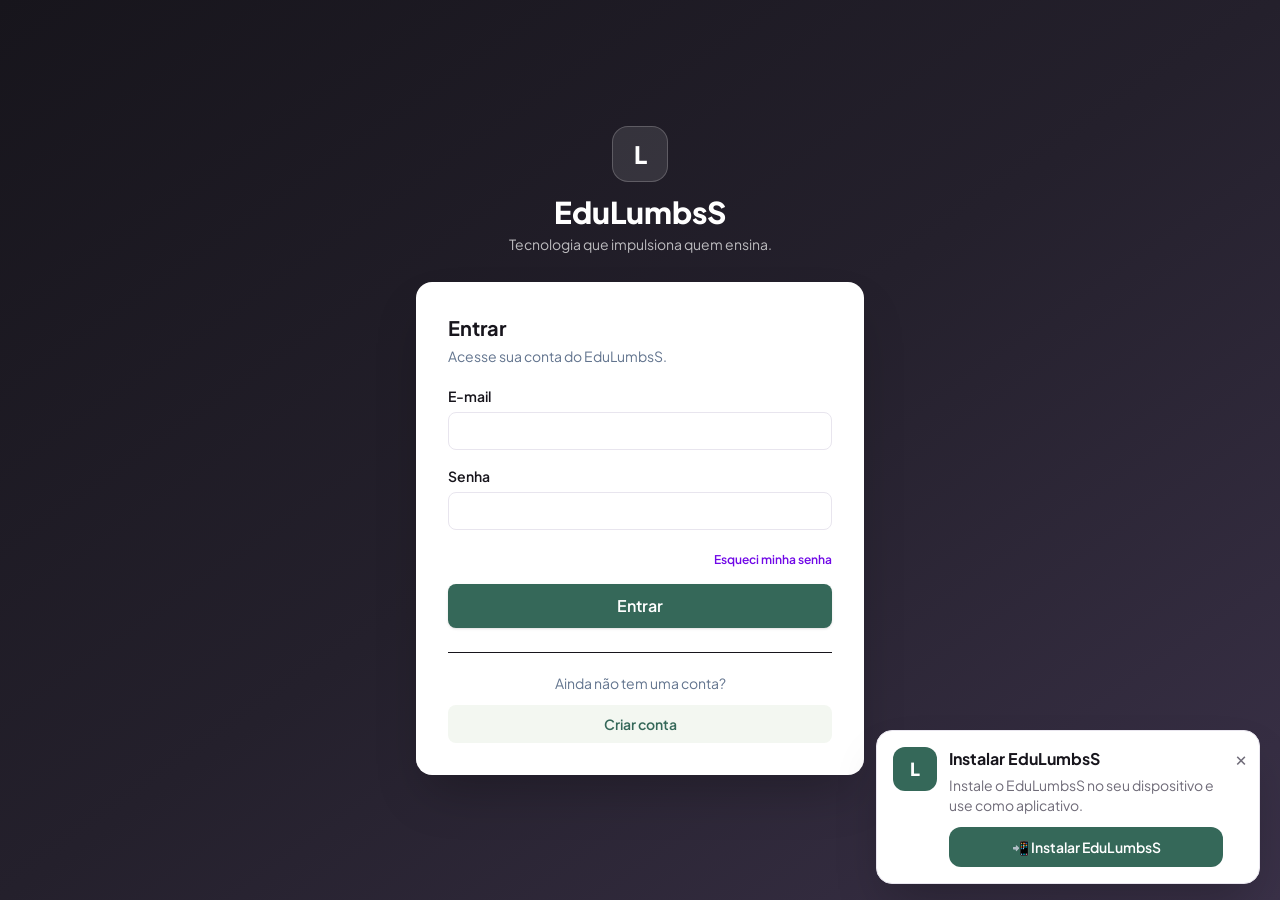
<file: index.html>
<!doctype html>
<html lang="pt-BR">
  <head>
    
    <meta charset="UTF-8" />
    <meta name="viewport" content="width=device-width, initial-scale=1.0" />
    <title>EduLumbsS — Educação</title>
    
    <meta name="description" content="Crie atividades, planeje aulas e acompanhe seus alunos com apoio da inteligência artificial.">
    <meta name="robots" content="noindex, nofollow">
    <link rel="icon" href="/pwa-192x192.png">
    <meta property="og:title" content="LumbsS — Inteligência para Educação">
    <meta property="og:description" content="Crie atividades, planeje aulas e acompanhe seus alunos com apoio da inteligência artificial.">
    <meta property="og:image" content="/pwa-512x512.png">
    <meta name="twitter:card" content="summary_large_image">
    <meta name="twitter:image" content="/pwa-512x512.png">
    <script type="module" crossorigin src="/assets/index-BaFCNevj.js"></script>
    <link rel="stylesheet" crossorigin href="/assets/index-D594bAqK.css">
  <link rel="manifest" href="/manifest.webmanifest"><script id="vite-plugin-pwa:register-sw" src="/registerSW.js"></script></head>
  <body>
    
    <div id="root"></div>
    
  </body>
</html>
</file>
<file: assets/index-D594bAqK.css>
@import "https://fonts.googleapis.com/css2?family=Plus+Jakarta+Sans:ital,wght@0,400;0,500;0,600;0,700;0,800;1,400&display=swap";@layer components;@layer properties{@supports (((-webkit-hyphens:none)) and (not (margin-trim:inline))) or ((-moz-orient:inline) and (not (color:rgb(from red r g b)))){*,:before,:after,::backdrop{--tw-translate-x:0;--tw-translate-y:0;--tw-translate-z:0;--tw-scale-x:1;--tw-scale-y:1;--tw-scale-z:1;--tw-rotate-x:initial;--tw-rotate-y:initial;--tw-rotate-z:initial;--tw-skew-x:initial;--tw-skew-y:initial;--tw-space-y-reverse:0;--tw-divide-y-reverse:0;--tw-border-style:solid;--tw-gradient-position:initial;--tw-gradient-from:#0000;--tw-gradient-via:#0000;--tw-gradient-to:#0000;--tw-gradient-stops:initial;--tw-gradient-via-stops:initial;--tw-gradient-from-position:0%;--tw-gradient-via-position:50%;--tw-gradient-to-position:100%;--tw-leading:initial;--tw-font-weight:initial;--tw-tracking:initial;--tw-shadow:0 0 #0000;--tw-shadow-color:initial;--tw-shadow-alpha:100%;--tw-inset-shadow:0 0 #0000;--tw-inset-shadow-color:initial;--tw-inset-shadow-alpha:100%;--tw-ring-color:initial;--tw-ring-shadow:0 0 #0000;--tw-inset-ring-color:initial;--tw-inset-ring-shadow:0 0 #0000;--tw-ring-inset:initial;--tw-ring-offset-width:0px;--tw-ring-offset-color:#fff;--tw-ring-offset-shadow:0 0 #0000;--tw-outline-style:solid;--tw-blur:initial;--tw-brightness:initial;--tw-contrast:initial;--tw-grayscale:initial;--tw-hue-rotate:initial;--tw-invert:initial;--tw-opacity:initial;--tw-saturate:initial;--tw-sepia:initial;--tw-drop-shadow:initial;--tw-drop-shadow-color:initial;--tw-drop-shadow-alpha:100%;--tw-drop-shadow-size:initial;--tw-backdrop-blur:initial;--tw-backdrop-brightness:initial;--tw-backdrop-contrast:initial;--tw-backdrop-grayscale:initial;--tw-backdrop-hue-rotate:initial;--tw-backdrop-invert:initial;--tw-backdrop-opacity:initial;--tw-backdrop-saturate:initial;--tw-backdrop-sepia:initial;--tw-duration:initial}}}@layer theme{:root,:host{--font-sans:"Plus Jakarta Sans", system-ui, sans-serif;--font-mono:ui-monospace, SFMono-Regular, Menlo, Monaco, Consolas, "Liberation Mono", "Courier New", monospace;--color-red-50:oklch(97.1% .013 17.38);--color-red-100:oklch(93.6% .032 17.717);--color-red-200:oklch(88.5% .062 18.334);--color-red-400:oklch(70.4% .191 22.216);--color-red-500:oklch(63.7% .237 25.331);--color-red-600:oklch(57.7% .245 27.325);--color-red-700:oklch(50.5% .213 27.518);--color-red-800:oklch(44.4% .177 26.899);--color-orange-100:oklch(95.4% .038 75.164);--color-orange-200:oklch(90.1% .076 70.697);--color-orange-600:oklch(64.6% .222 41.116);--color-amber-50:oklch(98.7% .022 95.277);--color-amber-100:oklch(96.2% .059 95.617);--color-amber-200:oklch(92.4% .12 95.746);--color-amber-300:oklch(87.9% .169 91.605);--color-amber-600:oklch(66.6% .179 58.318);--color-amber-700:oklch(55.5% .163 48.998);--color-amber-800:oklch(47.3% .137 46.201);--color-amber-900:oklch(41.4% .112 45.904);--color-lime-50:oklch(98.6% .031 120.757);--color-lime-700:oklch(53.2% .157 131.589);--color-emerald-50:oklch(97.9% .021 166.113);--color-emerald-100:oklch(95% .052 163.051);--color-emerald-200:oklch(90.5% .093 164.15);--color-emerald-300:oklch(84.5% .143 164.978);--color-emerald-400:oklch(76.5% .177 163.223);--color-emerald-500:oklch(69.6% .17 162.48);--color-emerald-600:oklch(59.6% .145 163.225);--color-emerald-700:oklch(50.8% .118 165.612);--color-emerald-800:oklch(43.2% .095 166.913);--color-blue-50:oklch(97% .014 254.604);--color-blue-700:oklch(48.8% .243 264.376);--color-violet-400:oklch(70.2% .183 293.541);--color-violet-700:oklch(49.1% .27 292.581);--color-slate-50:oklch(98.4% .003 247.858);--color-slate-100:oklch(96.8% .007 247.896);--color-slate-200:oklch(92.9% .013 255.508);--color-slate-300:oklch(86.9% .022 252.894);--color-slate-400:oklch(70.4% .04 256.788);--color-slate-500:oklch(55.4% .046 257.417);--color-slate-600:oklch(44.6% .043 257.281);--color-slate-700:oklch(37.2% .044 257.287);--color-slate-800:oklch(27.9% .041 260.031);--color-slate-900:oklch(20.8% .042 265.755);--color-black:#000;--color-white:#fff;--spacing:.25rem;--container-xs:20rem;--container-sm:24rem;--container-md:28rem;--container-lg:32rem;--container-2xl:42rem;--container-3xl:48rem;--container-4xl:56rem;--container-5xl:64rem;--container-6xl:72rem;--container-7xl:80rem;--text-xs:.75rem;--text-xs--line-height:calc(1 / .75);--text-sm:.875rem;--text-sm--line-height:calc(1.25 / .875);--text-base:1rem;--text-base--line-height:calc(1.5 / 1);--text-lg:1.125rem;--text-lg--line-height:calc(1.75 / 1.125);--text-xl:1.25rem;--text-xl--line-height:calc(1.75 / 1.25);--text-2xl:1.5rem;--text-2xl--line-height:calc(2 / 1.5);--text-3xl:1.875rem;--text-3xl--line-height:calc(2.25 / 1.875);--text-4xl:2.25rem;--text-4xl--line-height:calc(2.5 / 2.25);--font-weight-normal:400;--font-weight-medium:500;--font-weight-semibold:600;--font-weight-bold:700;--font-weight-extrabold:800;--tracking-tight:-.025em;--tracking-wide:.025em;--tracking-wider:.05em;--tracking-widest:.1em;--leading-tight:1.25;--leading-relaxed:1.625;--radius-md:.375rem;--radius-lg:.5rem;--radius-xl:.75rem;--radius-2xl:1rem;--radius-3xl:1.5rem;--animate-pulse:pulse 2s cubic-bezier(.4, 0, .6, 1) infinite;--blur-sm:8px;--blur-2xl:40px;--default-transition-duration:.15s;--default-transition-timing-function:cubic-bezier(.4, 0, .2, 1);--default-font-family:var(--font-sans);--default-mono-font-family:var(--font-mono);--radius:.625rem;--color-lumbss-50:#f3f7f1;--color-lumbss-100:#e1ebe3;--color-lumbss-200:#c7d9cc;--color-lumbss-300:#a7c2ae;--color-lumbss-400:#7fa58c;--color-lumbss-500:#5d8a72;--color-lumbss-600:#356859;--color-lumbss-700:#285548;--color-lumbss-800:#173f35;--color-lumbss-900:#0d2b24;--color-lime-accent:#a8b98f;--color-background:#f7f3e8;--color-foreground:#17151c;--font-display:"Plus Jakarta Sans", system-ui, sans-serif}}@layer base{*,:after,:before,::backdrop{box-sizing:border-box;border:0 solid;margin:0;padding:0}::file-selector-button{box-sizing:border-box;border:0 solid;margin:0;padding:0}html,:host{-webkit-text-size-adjust:100%;tab-size:4;line-height:1.5;font-family:var(--default-font-family,-apple-system, BlinkMacSystemFont, "Segoe UI", Roboto, "Helvetica Neue", "Noto Sans", Arial, sans-serif, "Apple Color Emoji", "Segoe UI Emoji", "Segoe UI Symbol", "Noto Color Emoji");font-feature-settings:var(--default-font-feature-settings,normal);font-variation-settings:var(--default-font-variation-settings,normal);-webkit-tap-highlight-color:transparent}hr{height:0;color:inherit;border-top-width:1px}abbr:where([title]){-webkit-text-decoration:underline dotted;text-decoration:underline dotted}h1,h2,h3,h4,h5,h6{font-size:inherit;font-weight:inherit}a{color:inherit;-webkit-text-decoration:inherit;-webkit-text-decoration:inherit;-webkit-text-decoration:inherit;-webkit-text-decoration:inherit;text-decoration:inherit}b,strong{font-weight:bolder}code,kbd,samp,pre{font-family:var(--default-mono-font-family,ui-monospace, SFMono-Regular, Menlo, Monaco, Consolas, "Liberation Mono", "Courier New", monospace);font-feature-settings:var(--default-mono-font-feature-settings,normal);font-variation-settings:var(--default-mono-font-variation-settings,normal);font-size:1em}small{font-size:80%}sub,sup{vertical-align:baseline;font-size:75%;line-height:0;position:relative}sub{bottom:-.25em}sup{top:-.5em}table{text-indent:0;border-color:inherit;border-collapse:collapse}:-moz-focusring:where(:not(iframe)){outline:auto}progress{vertical-align:baseline}summary{display:list-item}ol,ul,menu{list-style:none}img,svg,video,canvas,audio,iframe,embed,object{vertical-align:middle;display:block}img,video{max-width:100%;height:auto}button,input,select,optgroup,textarea{font:inherit;font-feature-settings:inherit;font-variation-settings:inherit;letter-spacing:inherit;color:inherit;opacity:1;background-color:#0000;border-radius:0}::file-selector-button{font:inherit;font-feature-settings:inherit;font-variation-settings:inherit;letter-spacing:inherit;color:inherit;opacity:1;background-color:#0000;border-radius:0}:where(select:is([multiple],[size])) optgroup{font-weight:bolder}:where(select:is([multiple],[size])) optgroup option{padding-inline-start:20px}::file-selector-button{margin-inline-end:4px}::placeholder{opacity:1}@supports (not ((-webkit-appearance:-apple-pay-button))) or (contain-intrinsic-size:1px){::placeholder{color:currentColor}@supports (color:color-mix(in lab, red, red)){::placeholder{color:color-mix(in oklab, currentcolor 50%, transparent)}}}textarea{resize:vertical}::-webkit-search-decoration{-webkit-appearance:none}::-webkit-date-and-time-value{min-height:1lh;text-align:inherit}::-webkit-datetime-edit{display:inline-flex}::-webkit-datetime-edit-fields-wrapper{padding:0}::-webkit-datetime-edit{padding-block:0}::-webkit-datetime-edit-year-field{padding-block:0}::-webkit-datetime-edit-month-field{padding-block:0}::-webkit-datetime-edit-day-field{padding-block:0}::-webkit-datetime-edit-hour-field{padding-block:0}::-webkit-datetime-edit-minute-field{padding-block:0}::-webkit-datetime-edit-second-field{padding-block:0}::-webkit-datetime-edit-millisecond-field{padding-block:0}::-webkit-datetime-edit-meridiem-field{padding-block:0}::-webkit-calendar-picker-indicator{line-height:1}:-moz-ui-invalid{box-shadow:none}button,input:where([type=button],[type=reset],[type=submit]){appearance:button}::file-selector-button{appearance:button}::-webkit-inner-spin-button{height:auto}::-webkit-outer-spin-button{height:auto}[hidden]:where(:not([hidden=until-found])){display:none!important}}@layer utilities{.pointer-events-none{pointer-events:none}.absolute{position:absolute}.fixed{position:fixed}.relative{position:relative}.static{position:static}.sticky{position:sticky}.inset-0{inset:0}.inset-x-3{inset-inline:calc(var(--spacing) * 3)}.-top-16{top:calc(var(--spacing) * -16)}.top-0{top:0}.top-1\/2{top:50%}.top-3{top:calc(var(--spacing) * 3)}.-right-0\.5{right:calc(var(--spacing) * -.5)}.-right-16{right:calc(var(--spacing) * -16)}.right-0{right:0}.right-2\.5{right:calc(var(--spacing) * 2.5)}.right-3{right:calc(var(--spacing) * 3)}.right-4{right:calc(var(--spacing) * 4)}.-bottom-0\.5{bottom:calc(var(--spacing) * -.5)}.bottom-0{bottom:0}.bottom-2{bottom:calc(var(--spacing) * 2)}.bottom-4{bottom:calc(var(--spacing) * 4)}.-left-12{left:calc(var(--spacing) * -12)}.left-0{left:0}.left-3{left:calc(var(--spacing) * 3)}.left-4{left:calc(var(--spacing) * 4)}.z-10{z-index:10}.z-40{z-index:40}.z-50{z-index:50}.z-\[100\]{z-index:100}.z-\[9999\]{z-index:9999}.col-span-2{grid-column:span 2/span 2}.-mx-1{margin-inline:calc(var(--spacing) * -1)}.mx-auto{margin-inline:auto}.my-1{margin-block:var(--spacing)}.mt-0\.5{margin-top:calc(var(--spacing) * .5)}.mt-1{margin-top:var(--spacing)}.mt-1\.5{margin-top:calc(var(--spacing) * 1.5)}.mt-2{margin-top:calc(var(--spacing) * 2)}.mt-3{margin-top:calc(var(--spacing) * 3)}.mt-4{margin-top:calc(var(--spacing) * 4)}.mt-5{margin-top:calc(var(--spacing) * 5)}.mt-6{margin-top:calc(var(--spacing) * 6)}.mt-10{margin-top:calc(var(--spacing) * 10)}.mb-0\.5{margin-bottom:calc(var(--spacing) * .5)}.mb-1{margin-bottom:var(--spacing)}.mb-1\.5{margin-bottom:calc(var(--spacing) * 1.5)}.mb-2{margin-bottom:calc(var(--spacing) * 2)}.mb-2\.5{margin-bottom:calc(var(--spacing) * 2.5)}.mb-3{margin-bottom:calc(var(--spacing) * 3)}.mb-4{margin-bottom:calc(var(--spacing) * 4)}.mb-5{margin-bottom:calc(var(--spacing) * 5)}.mb-6{margin-bottom:calc(var(--spacing) * 6)}.mb-7{margin-bottom:calc(var(--spacing) * 7)}.ml-1{margin-left:var(--spacing)}.ml-auto{margin-left:auto}.line-clamp-2{-webkit-line-clamp:2;-webkit-box-orient:vertical;display:-webkit-box;overflow:hidden}.block{display:block}.contents{display:contents}.flex{display:flex}.grid{display:grid}.hidden{display:none}.inline{display:inline}.inline-flex{display:inline-flex}.table{display:table}.h-0\.5{height:calc(var(--spacing) * .5)}.h-2{height:calc(var(--spacing) * 2)}.h-2\.5{height:calc(var(--spacing) * 2.5)}.h-3{height:calc(var(--spacing) * 3)}.h-3\.5{height:calc(var(--spacing) * 3.5)}.h-4{height:calc(var(--spacing) * 4)}.h-5{height:calc(var(--spacing) * 5)}.h-6{height:calc(var(--spacing) * 6)}.h-7{height:calc(var(--spacing) * 7)}.h-8{height:calc(var(--spacing) * 8)}.h-9{height:calc(var(--spacing) * 9)}.h-10{height:calc(var(--spacing) * 10)}.h-11{height:calc(var(--spacing) * 11)}.h-12{height:calc(var(--spacing) * 12)}.h-14{height:calc(var(--spacing) * 14)}.h-32{height:calc(var(--spacing) * 32)}.h-40{height:calc(var(--spacing) * 40)}.h-48{height:calc(var(--spacing) * 48)}.h-64{height:calc(var(--spacing) * 64)}.h-\[112px\]{height:112px}.h-full{height:100%}.max-h-28{max-height:calc(var(--spacing) * 28)}.max-h-72{max-height:calc(var(--spacing) * 72)}.max-h-\[90vh\]{max-height:90vh}.max-h-\[600px\]{max-height:600px}.min-h-24{min-height:calc(var(--spacing) * 24)}.min-h-32{min-height:calc(var(--spacing) * 32)}.min-h-44{min-height:calc(var(--spacing) * 44)}.min-h-\[32px\]{min-height:32px}.min-h-\[38px\]{min-height:38px}.min-h-\[44px\]{min-height:44px}.min-h-\[48px\]{min-height:48px}.min-h-\[96px\]{min-height:96px}.min-h-\[132px\]{min-height:132px}.min-h-\[170px\]{min-height:170px}.min-h-\[297mm\]{min-height:297mm}.min-h-\[310px\]{min-height:310px}.min-h-\[360px\]{min-height:360px}.min-h-\[420px\]{min-height:420px}.min-h-full{min-height:100%}.min-h-screen{min-height:100vh}.w-2{width:calc(var(--spacing) * 2)}.w-2\.5{width:calc(var(--spacing) * 2.5)}.w-3{width:calc(var(--spacing) * 3)}.w-3\.5{width:calc(var(--spacing) * 3.5)}.w-4{width:calc(var(--spacing) * 4)}.w-5{width:calc(var(--spacing) * 5)}.w-6{width:calc(var(--spacing) * 6)}.w-7{width:calc(var(--spacing) * 7)}.w-8{width:calc(var(--spacing) * 8)}.w-9{width:calc(var(--spacing) * 9)}.w-10{width:calc(var(--spacing) * 10)}.w-11{width:calc(var(--spacing) * 11)}.w-12{width:calc(var(--spacing) * 12)}.w-14{width:calc(var(--spacing) * 14)}.w-16{width:calc(var(--spacing) * 16)}.w-20{width:calc(var(--spacing) * 20)}.w-24{width:calc(var(--spacing) * 24)}.w-32{width:calc(var(--spacing) * 32)}.w-36{width:calc(var(--spacing) * 36)}.w-40{width:calc(var(--spacing) * 40)}.w-44{width:calc(var(--spacing) * 44)}.w-48{width:calc(var(--spacing) * 48)}.w-56{width:calc(var(--spacing) * 56)}.w-60{width:calc(var(--spacing) * 60)}.w-80{width:calc(var(--spacing) * 80)}.w-\[112px\]{width:112px}.w-full{width:100%}.max-w-2xl{max-width:var(--container-2xl)}.max-w-3xl{max-width:var(--container-3xl)}.max-w-4xl{max-width:var(--container-4xl)}.max-w-5xl{max-width:var(--container-5xl)}.max-w-6xl{max-width:var(--container-6xl)}.max-w-7xl{max-width:var(--container-7xl)}.max-w-\[85\%\]{max-width:85%}.max-w-\[210mm\]{max-width:210mm}.max-w-\[230px\]{max-width:230px}.max-w-full{max-width:100%}.max-w-lg{max-width:var(--container-lg)}.max-w-md{max-width:var(--container-md)}.max-w-sm{max-width:var(--container-sm)}.max-w-xs{max-width:var(--container-xs)}.min-w-0{min-width:0}.min-w-\[32px\]{min-width:32px}.min-w-\[44px\]{min-width:44px}.min-w-\[150px\]{min-width:150px}.min-w-\[190px\]{min-width:190px}.min-w-\[560px\]{min-width:560px}.min-w-max{min-width:max-content}.flex-1{flex:1}.flex-\[2\]{flex:2}.flex-shrink-0,.shrink-0{flex-shrink:0}.-translate-x-full{--tw-translate-x:-100%;translate:var(--tw-translate-x) var(--tw-translate-y)}.translate-x-0{--tw-translate-x:0px;translate:var(--tw-translate-x) var(--tw-translate-y)}.-translate-y-1\/2{--tw-translate-y:calc(calc(1 / 2 * 100%) * -1);translate:var(--tw-translate-x) var(--tw-translate-y)}.scale-110{--tw-scale-x:110%;--tw-scale-y:110%;--tw-scale-z:110%;scale:var(--tw-scale-x) var(--tw-scale-y)}.transform{transform:var(--tw-rotate-x,) var(--tw-rotate-y,) var(--tw-rotate-z,) var(--tw-skew-x,) var(--tw-skew-y,)}.animate-pulse{animation:var(--animate-pulse)}.cursor-default{cursor:default}.cursor-pointer{cursor:pointer}.resize-none{resize:none}.resize-y{resize:vertical}.appearance-none{appearance:none}.grid-cols-1{grid-template-columns:repeat(1,minmax(0,1fr))}.grid-cols-2{grid-template-columns:repeat(2,minmax(0,1fr))}.grid-cols-3{grid-template-columns:repeat(3,minmax(0,1fr))}.grid-cols-\[1fr_110px\]{grid-template-columns:1fr 110px}.flex-col{flex-direction:column}.flex-wrap{flex-wrap:wrap}.items-center{align-items:center}.items-end{align-items:flex-end}.items-start{align-items:flex-start}.justify-between{justify-content:space-between}.justify-center{justify-content:center}.justify-end{justify-content:flex-end}.gap-0\.5{gap:calc(var(--spacing) * .5)}.gap-1{gap:var(--spacing)}.gap-1\.5{gap:calc(var(--spacing) * 1.5)}.gap-2{gap:calc(var(--spacing) * 2)}.gap-2\.5{gap:calc(var(--spacing) * 2.5)}.gap-3{gap:calc(var(--spacing) * 3)}.gap-4{gap:calc(var(--spacing) * 4)}.gap-5{gap:calc(var(--spacing) * 5)}.gap-6{gap:calc(var(--spacing) * 6)}:where(.space-y-1>:not(:last-child)){--tw-space-y-reverse:0;margin-block-start:calc(var(--spacing) * var(--tw-space-y-reverse));margin-block-end:calc(var(--spacing) * calc(1 - var(--tw-space-y-reverse)))}:where(.space-y-1\.5>:not(:last-child)){--tw-space-y-reverse:0;margin-block-start:calc(calc(var(--spacing) * 1.5) * var(--tw-space-y-reverse));margin-block-end:calc(calc(var(--spacing) * 1.5) * calc(1 - var(--tw-space-y-reverse)))}:where(.space-y-2>:not(:last-child)){--tw-space-y-reverse:0;margin-block-start:calc(calc(var(--spacing) * 2) * var(--tw-space-y-reverse));margin-block-end:calc(calc(var(--spacing) * 2) * calc(1 - var(--tw-space-y-reverse)))}:where(.space-y-3>:not(:last-child)){--tw-space-y-reverse:0;margin-block-start:calc(calc(var(--spacing) * 3) * var(--tw-space-y-reverse));margin-block-end:calc(calc(var(--spacing) * 3) * calc(1 - var(--tw-space-y-reverse)))}:where(.space-y-4>:not(:last-child)){--tw-space-y-reverse:0;margin-block-start:calc(calc(var(--spacing) * 4) * var(--tw-space-y-reverse));margin-block-end:calc(calc(var(--spacing) * 4) * calc(1 - var(--tw-space-y-reverse)))}:where(.space-y-5>:not(:last-child)){--tw-space-y-reverse:0;margin-block-start:calc(calc(var(--spacing) * 5) * var(--tw-space-y-reverse));margin-block-end:calc(calc(var(--spacing) * 5) * calc(1 - var(--tw-space-y-reverse)))}:where(.space-y-6>:not(:last-child)){--tw-space-y-reverse:0;margin-block-start:calc(calc(var(--spacing) * 6) * var(--tw-space-y-reverse));margin-block-end:calc(calc(var(--spacing) * 6) * calc(1 - var(--tw-space-y-reverse)))}:where(.divide-y>:not(:last-child)){--tw-divide-y-reverse:0;border-bottom-style:var(--tw-border-style);border-top-style:var(--tw-border-style);border-top-width:calc(1px * var(--tw-divide-y-reverse));border-bottom-width:calc(1px * calc(1 - var(--tw-divide-y-reverse)))}:where(.divide-\[\#EEEAF3\]>:not(:last-child)){border-color:#eeeaf3}:where(.divide-\[\#F4F2FA\]>:not(:last-child)){border-color:#f4f2fa}:where(.divide-slate-100>:not(:last-child)){border-color:var(--color-slate-100)}.self-center{align-self:center}.self-start{align-self:flex-start}.truncate{text-overflow:ellipsis;white-space:nowrap;overflow:hidden}.overflow-hidden{overflow:hidden}.overflow-x-auto{overflow-x:auto}.overflow-y-auto{overflow-y:auto}.rounded{border-radius:var(--radius)}.rounded-2xl{border-radius:var(--radius-2xl)}.rounded-3xl{border-radius:var(--radius-3xl)}.rounded-\[24px\]{border-radius:24px}.rounded-full{border-radius:2147483647px}.rounded-lg{border-radius:var(--radius-lg)}.rounded-md{border-radius:var(--radius-md)}.rounded-xl{border-radius:var(--radius-xl)}.rounded-tl-md{border-top-left-radius:var(--radius-md)}.rounded-tr-md{border-top-right-radius:var(--radius-md)}.border{border-style:var(--tw-border-style);border-width:1px}.border-2{border-style:var(--tw-border-style);border-width:2px}.border-4{border-style:var(--tw-border-style);border-width:4px}.border-y{border-block-style:var(--tw-border-style);border-block-width:1px}.border-t{border-top-style:var(--tw-border-style);border-top-width:1px}.border-r{border-right-style:var(--tw-border-style);border-right-width:1px}.border-b{border-bottom-style:var(--tw-border-style);border-bottom-width:1px}.border-b-2{border-bottom-style:var(--tw-border-style);border-bottom-width:2px}.border-dashed{--tw-border-style:dashed;border-style:dashed}.border-\[\#CFC9DA\]{border-color:#cfc9da}.border-\[\#DAD6E3\]{border-color:#dad6e3}.border-\[\#DCD8E5\]{border-color:#dcd8e5}.border-\[\#DDD5FA\]{border-color:#ddd5fa}.border-\[\#DDD9E5\]{border-color:#ddd9e5}.border-\[\#DED6FA\]{border-color:#ded6fa}.border-\[\#E3DDF0\]{border-color:#e3ddf0}.border-\[\#E3DDF6\]{border-color:#e3ddf6}.border-\[\#E8E5EE\]{border-color:#e8e5ee}.border-\[\#E9E5F0\]{border-color:#e9e5f0}.border-\[\#EEE9FF\]{border-color:#eee9ff}.border-\[\#EEEAF3\]{border-color:#eeeaf3}.border-\[\#EEEAF4\]{border-color:#eeeaf4}.border-\[\#F4F2FA\]{border-color:#f4f2fa}.border-amber-100{border-color:var(--color-amber-100)}.border-amber-200{border-color:var(--color-amber-200)}.border-amber-300{border-color:var(--color-amber-300)}.border-current{border-color:currentColor}.border-emerald-100{border-color:var(--color-emerald-100)}.border-emerald-200{border-color:var(--color-emerald-200)}.border-emerald-300{border-color:var(--color-emerald-300)}.border-lumbss-100{border-color:var(--color-lumbss-100)}.border-lumbss-200{border-color:var(--color-lumbss-200)}.border-lumbss-300{border-color:var(--color-lumbss-300)}.border-lumbss-500{border-color:var(--color-lumbss-500)}.border-lumbss-600{border-color:var(--color-lumbss-600)}.border-orange-200{border-color:var(--color-orange-200)}.border-red-100{border-color:var(--color-red-100)}.border-red-200{border-color:var(--color-red-200)}.border-red-400{border-color:var(--color-red-400)}.border-slate-50{border-color:var(--color-slate-50)}.border-slate-100{border-color:var(--color-slate-100)}.border-slate-200{border-color:var(--color-slate-200)}.border-slate-300{border-color:var(--color-slate-300)}.border-slate-800{border-color:var(--color-slate-800)}.border-slate-900{border-color:var(--color-slate-900)}.border-white{border-color:var(--color-white)}.border-white\/20{border-color:#fff3}@supports (color:color-mix(in lab, red, red)){.border-white\/20{border-color:color-mix(in oklab, var(--color-white) 20%, transparent)}}.border-t-\[\#6C3CE9\]{border-top-color:#6c3ce9}.border-t-lumbss-600{border-top-color:var(--color-lumbss-600)}.border-t-transparent{border-top-color:#0000}.bg-\[\#6C3CE9\]{background-color:#6c3ce9}.bg-\[\#6C3CE9\]\/5{background-color:oklab(52.4457% .0730315 -.229236/.05)}.bg-\[\#6C3CE9\]\/10{background-color:oklab(52.4457% .0730315 -.229236/.1)}.bg-\[\#6C3CE9\]\/15{background-color:oklab(52.4457% .0730315 -.229236/.15)}.bg-\[\#17151C\]{background-color:#17151c}.bg-\[\#17151C\]\/40{background-color:oklab(20.1294% .00666874 -.0124383/.4)}.bg-\[\#17151C\]\/50{background-color:oklab(20.1294% .00666874 -.0124383/.5)}.bg-\[\#D9F23F\]{background-color:#d9f23f}.bg-\[\#EEE9FF\]{background-color:#eee9ff}.bg-\[\#F1F8E8\]{background-color:#f1f8e8}.bg-\[\#F4F1FA\]{background-color:#f4f1fa}.bg-\[\#F4F2FA\]{background-color:#f4f2fa}.bg-\[\#F6F4F8\]{background-color:#f6f4f8}.bg-\[\#F8F7FC\]{background-color:#f8f7fc}.bg-\[\#FAFAFC\]{background-color:#fafafc}.bg-\[\#FCFBFE\]{background-color:#fcfbfe}.bg-amber-50{background-color:var(--color-amber-50)}.bg-amber-100{background-color:var(--color-amber-100)}.bg-black\/40{background-color:#0006}@supports (color:color-mix(in lab, red, red)){.bg-black\/40{background-color:color-mix(in oklab, var(--color-black) 40%, transparent)}}.bg-blue-50{background-color:var(--color-blue-50)}.bg-emerald-50{background-color:var(--color-emerald-50)}.bg-emerald-50\/50{background-color:#ecfdf580}@supports (color:color-mix(in lab, red, red)){.bg-emerald-50\/50{background-color:color-mix(in oklab, var(--color-emerald-50) 50%, transparent)}}.bg-emerald-100{background-color:var(--color-emerald-100)}.bg-emerald-400{background-color:var(--color-emerald-400)}.bg-emerald-500{background-color:var(--color-emerald-500)}.bg-emerald-600{background-color:var(--color-emerald-600)}.bg-lime-50{background-color:var(--color-lime-50)}.bg-lime-accent{background-color:var(--color-lime-accent)}.bg-lumbss-50{background-color:var(--color-lumbss-50)}.bg-lumbss-100{background-color:var(--color-lumbss-100)}.bg-lumbss-600{background-color:var(--color-lumbss-600)}.bg-orange-100{background-color:var(--color-orange-100)}.bg-red-50{background-color:var(--color-red-50)}.bg-red-100{background-color:var(--color-red-100)}.bg-red-600{background-color:var(--color-red-600)}.bg-slate-50{background-color:var(--color-slate-50)}.bg-slate-100{background-color:var(--color-slate-100)}.bg-slate-900{background-color:var(--color-slate-900)}.bg-slate-900\/40{background-color:#0f172b66}@supports (color:color-mix(in lab, red, red)){.bg-slate-900\/40{background-color:color-mix(in oklab, var(--color-slate-900) 40%, transparent)}}.bg-white{background-color:var(--color-white)}.bg-white\/10{background-color:#ffffff1a}@supports (color:color-mix(in lab, red, red)){.bg-white\/10{background-color:color-mix(in oklab, var(--color-white) 10%, transparent)}}.bg-white\/80{background-color:#fffc}@supports (color:color-mix(in lab, red, red)){.bg-white\/80{background-color:color-mix(in oklab, var(--color-white) 80%, transparent)}}.bg-gradient-to-br{--tw-gradient-position:to bottom right in oklab;background-image:linear-gradient(var(--tw-gradient-stops))}.from-\[\#17151C\]{--tw-gradient-from:#17151c;--tw-gradient-stops:var(--tw-gradient-via-stops,var(--tw-gradient-position), var(--tw-gradient-from) var(--tw-gradient-from-position), var(--tw-gradient-to) var(--tw-gradient-to-position))}.from-\[\#F4F0FF\]{--tw-gradient-from:#f4f0ff;--tw-gradient-stops:var(--tw-gradient-via-stops,var(--tw-gradient-position), var(--tw-gradient-from) var(--tw-gradient-from-position), var(--tw-gradient-to) var(--tw-gradient-to-position))}.from-lumbss-600{--tw-gradient-from:var(--color-lumbss-600);--tw-gradient-stops:var(--tw-gradient-via-stops,var(--tw-gradient-position), var(--tw-gradient-from) var(--tw-gradient-from-position), var(--tw-gradient-to) var(--tw-gradient-to-position))}.via-\[\#24202C\]{--tw-gradient-via:#24202c;--tw-gradient-via-stops:var(--tw-gradient-position), var(--tw-gradient-from) var(--tw-gradient-from-position), var(--tw-gradient-via) var(--tw-gradient-via-position), var(--tw-gradient-to) var(--tw-gradient-to-position);--tw-gradient-stops:var(--tw-gradient-via-stops)}.via-white{--tw-gradient-via:var(--color-white);--tw-gradient-via-stops:var(--tw-gradient-position), var(--tw-gradient-from) var(--tw-gradient-from-position), var(--tw-gradient-via) var(--tw-gradient-via-position), var(--tw-gradient-to) var(--tw-gradient-to-position);--tw-gradient-stops:var(--tw-gradient-via-stops)}.to-\[\#3A3148\]{--tw-gradient-to:#3a3148;--tw-gradient-stops:var(--tw-gradient-via-stops,var(--tw-gradient-position), var(--tw-gradient-from) var(--tw-gradient-from-position), var(--tw-gradient-to) var(--tw-gradient-to-position))}.to-\[\#EEE9FF\]{--tw-gradient-to:#eee9ff;--tw-gradient-stops:var(--tw-gradient-via-stops,var(--tw-gradient-position), var(--tw-gradient-from) var(--tw-gradient-from-position), var(--tw-gradient-to) var(--tw-gradient-to-position))}.to-lumbss-800{--tw-gradient-to:var(--color-lumbss-800);--tw-gradient-stops:var(--tw-gradient-via-stops,var(--tw-gradient-position), var(--tw-gradient-from) var(--tw-gradient-from-position), var(--tw-gradient-to) var(--tw-gradient-to-position))}.object-contain{object-fit:contain}.object-cover{object-fit:cover}.object-\[50\%_30\%\]{object-position:50% 30%}.p-1{padding:var(--spacing)}.p-1\.5{padding:calc(var(--spacing) * 1.5)}.p-2{padding:calc(var(--spacing) * 2)}.p-3{padding:calc(var(--spacing) * 3)}.p-4{padding:calc(var(--spacing) * 4)}.p-5{padding:calc(var(--spacing) * 5)}.p-6{padding:calc(var(--spacing) * 6)}.p-7{padding:calc(var(--spacing) * 7)}.p-8{padding:calc(var(--spacing) * 8)}.p-10{padding:calc(var(--spacing) * 10)}.px-1{padding-inline:var(--spacing)}.px-1\.5{padding-inline:calc(var(--spacing) * 1.5)}.px-2{padding-inline:calc(var(--spacing) * 2)}.px-2\.5{padding-inline:calc(var(--spacing) * 2.5)}.px-3{padding-inline:calc(var(--spacing) * 3)}.px-3\.5{padding-inline:calc(var(--spacing) * 3.5)}.px-4{padding-inline:calc(var(--spacing) * 4)}.px-5{padding-inline:calc(var(--spacing) * 5)}.px-6{padding-inline:calc(var(--spacing) * 6)}.py-0\.5{padding-block:calc(var(--spacing) * .5)}.py-1{padding-block:var(--spacing)}.py-1\.5{padding-block:calc(var(--spacing) * 1.5)}.py-2{padding-block:calc(var(--spacing) * 2)}.py-2\.5{padding-block:calc(var(--spacing) * 2.5)}.py-3{padding-block:calc(var(--spacing) * 3)}.py-3\.5{padding-block:calc(var(--spacing) * 3.5)}.py-4{padding-block:calc(var(--spacing) * 4)}.py-5{padding-block:calc(var(--spacing) * 5)}.py-6{padding-block:calc(var(--spacing) * 6)}.py-8{padding-block:calc(var(--spacing) * 8)}.py-10{padding-block:calc(var(--spacing) * 10)}.py-14{padding-block:calc(var(--spacing) * 14)}.py-16{padding-block:calc(var(--spacing) * 16)}.pt-1{padding-top:var(--spacing)}.pt-2{padding-top:calc(var(--spacing) * 2)}.pt-3{padding-top:calc(var(--spacing) * 3)}.pt-4{padding-top:calc(var(--spacing) * 4)}.pt-5{padding-top:calc(var(--spacing) * 5)}.pt-6{padding-top:calc(var(--spacing) * 6)}.pr-5{padding-right:calc(var(--spacing) * 5)}.pr-8{padding-right:calc(var(--spacing) * 8)}.pb-1{padding-bottom:var(--spacing)}.pb-3{padding-bottom:calc(var(--spacing) * 3)}.pb-4{padding-bottom:calc(var(--spacing) * 4)}.pb-5{padding-bottom:calc(var(--spacing) * 5)}.pl-9{padding-left:calc(var(--spacing) * 9)}.text-center{text-align:center}.text-left{text-align:left}.text-right{text-align:right}.font-display{font-family:var(--font-display)}.font-mono{font-family:var(--font-mono)}.text-2xl{font-size:var(--text-2xl);line-height:var(--tw-leading,var(--text-2xl--line-height))}.text-3xl{font-size:var(--text-3xl);line-height:var(--tw-leading,var(--text-3xl--line-height))}.text-4xl{font-size:var(--text-4xl);line-height:var(--tw-leading,var(--text-4xl--line-height))}.text-base{font-size:var(--text-base);line-height:var(--tw-leading,var(--text-base--line-height))}.text-lg{font-size:var(--text-lg);line-height:var(--tw-leading,var(--text-lg--line-height))}.text-sm{font-size:var(--text-sm);line-height:var(--tw-leading,var(--text-sm--line-height))}.text-xl{font-size:var(--text-xl);line-height:var(--tw-leading,var(--text-xl--line-height))}.text-xs{font-size:var(--text-xs);line-height:var(--tw-leading,var(--text-xs--line-height))}.text-\[9px\]{font-size:9px}.text-\[10px\]{font-size:10px}.text-\[11px\]{font-size:11px}.text-\[13px\]{font-size:13px}.leading-4{--tw-leading:calc(var(--spacing) * 4);line-height:calc(var(--spacing) * 4)}.leading-5{--tw-leading:calc(var(--spacing) * 5);line-height:calc(var(--spacing) * 5)}.leading-6{--tw-leading:calc(var(--spacing) * 6);line-height:calc(var(--spacing) * 6)}.leading-7{--tw-leading:calc(var(--spacing) * 7);line-height:calc(var(--spacing) * 7)}.leading-none{--tw-leading:1;line-height:1}.leading-relaxed{--tw-leading:var(--leading-relaxed);line-height:var(--leading-relaxed)}.leading-tight{--tw-leading:var(--leading-tight);line-height:var(--leading-tight)}.font-bold{--tw-font-weight:var(--font-weight-bold);font-weight:var(--font-weight-bold)}.font-extrabold{--tw-font-weight:var(--font-weight-extrabold);font-weight:var(--font-weight-extrabold)}.font-medium{--tw-font-weight:var(--font-weight-medium);font-weight:var(--font-weight-medium)}.font-normal{--tw-font-weight:var(--font-weight-normal);font-weight:var(--font-weight-normal)}.font-semibold{--tw-font-weight:var(--font-weight-semibold);font-weight:var(--font-weight-semibold)}.tracking-\[0\.12em\]{--tw-tracking:.12em;letter-spacing:.12em}.tracking-\[0\.16em\]{--tw-tracking:.16em;letter-spacing:.16em}.tracking-tight{--tw-tracking:var(--tracking-tight);letter-spacing:var(--tracking-tight)}.tracking-wide{--tw-tracking:var(--tracking-wide);letter-spacing:var(--tracking-wide)}.tracking-wider{--tw-tracking:var(--tracking-wider);letter-spacing:var(--tracking-wider)}.tracking-widest{--tw-tracking:var(--tracking-widest);letter-spacing:var(--tracking-widest)}.break-words{overflow-wrap:break-word}.break-all{word-break:break-all}.whitespace-nowrap{white-space:nowrap}.whitespace-pre-wrap{white-space:pre-wrap}.text-\[\#4D4856\]{color:#4d4856}.text-\[\#4E4956\]{color:#4e4956}.text-\[\#5F5A68\]{color:#5f5a68}.text-\[\#6C3CE9\]{color:#6c3ce9}.text-\[\#6F6B78\]{color:#6f6b78}.text-\[\#8A8593\]{color:#8a8593}.text-\[\#302D36\]{color:#302d36}.text-\[\#497A21\]{color:#497a21}.text-\[\#514D59\]{color:#514d59}.text-\[\#17151C\]{color:#17151c}.text-\[\#56515E\]{color:#56515e}.text-\[\#77727F\]{color:#77727f}.text-\[\#A29DAA\]{color:#a29daa}.text-\[\#C4C0CA\]{color:#c4c0ca}.text-\[\#C8B8F9\]{color:#c8b8f9}.text-amber-600{color:var(--color-amber-600)}.text-amber-700{color:var(--color-amber-700)}.text-amber-800{color:var(--color-amber-800)}.text-amber-900{color:var(--color-amber-900)}.text-blue-700{color:var(--color-blue-700)}.text-current{color:currentColor}.text-emerald-600{color:var(--color-emerald-600)}.text-emerald-700{color:var(--color-emerald-700)}.text-emerald-800{color:var(--color-emerald-800)}.text-lime-700{color:var(--color-lime-700)}.text-lumbss-200{color:var(--color-lumbss-200)}.text-lumbss-500{color:var(--color-lumbss-500)}.text-lumbss-600{color:var(--color-lumbss-600)}.text-lumbss-700{color:var(--color-lumbss-700)}.text-lumbss-800{color:var(--color-lumbss-800)}.text-lumbss-900{color:var(--color-lumbss-900)}.text-orange-600{color:var(--color-orange-600)}.text-red-500{color:var(--color-red-500)}.text-red-600{color:var(--color-red-600)}.text-red-700{color:var(--color-red-700)}.text-red-800{color:var(--color-red-800)}.text-slate-200{color:var(--color-slate-200)}.text-slate-300{color:var(--color-slate-300)}.text-slate-400{color:var(--color-slate-400)}.text-slate-500{color:var(--color-slate-500)}.text-slate-600{color:var(--color-slate-600)}.text-slate-700{color:var(--color-slate-700)}.text-slate-800{color:var(--color-slate-800)}.text-slate-900{color:var(--color-slate-900)}.text-violet-700{color:var(--color-violet-700)}.text-white{color:var(--color-white)}.text-white\/50{color:#ffffff80}@supports (color:color-mix(in lab, red, red)){.text-white\/50{color:color-mix(in oklab, var(--color-white) 50%, transparent)}}.text-white\/70{color:#ffffffb3}@supports (color:color-mix(in lab, red, red)){.text-white\/70{color:color-mix(in oklab, var(--color-white) 70%, transparent)}}.uppercase{text-transform:uppercase}.underline{text-decoration-line:underline}.underline-offset-2{text-underline-offset:2px}.placeholder-slate-400::placeholder{color:var(--color-slate-400)}.accent-\[\#6C3CE9\]{accent-color:#6c3ce9}.accent-lumbss-600{accent-color:var(--color-lumbss-600)}.opacity-75{opacity:.75}.shadow-2xl{--tw-shadow:0 25px 50px -12px var(--tw-shadow-color,#00000040);box-shadow:var(--tw-inset-shadow), var(--tw-inset-ring-shadow), var(--tw-ring-offset-shadow), var(--tw-ring-shadow), var(--tw-shadow)}.shadow-lg{--tw-shadow:0 10px 15px -3px var(--tw-shadow-color,#0000001a), 0 4px 6px -4px var(--tw-shadow-color,#0000001a);box-shadow:var(--tw-inset-shadow), var(--tw-inset-ring-shadow), var(--tw-ring-offset-shadow), var(--tw-ring-shadow), var(--tw-shadow)}.shadow-md{--tw-shadow:0 4px 6px -1px var(--tw-shadow-color,#0000001a), 0 2px 4px -2px var(--tw-shadow-color,#0000001a);box-shadow:var(--tw-inset-shadow), var(--tw-inset-ring-shadow), var(--tw-ring-offset-shadow), var(--tw-ring-shadow), var(--tw-shadow)}.shadow-sm{--tw-shadow:0 1px 3px 0 var(--tw-shadow-color,#0000001a), 0 1px 2px -1px var(--tw-shadow-color,#0000001a);box-shadow:var(--tw-inset-shadow), var(--tw-inset-ring-shadow), var(--tw-ring-offset-shadow), var(--tw-ring-shadow), var(--tw-shadow)}.outline{outline-style:var(--tw-outline-style);outline-width:1px}.blur-2xl{--tw-blur:blur(var(--blur-2xl));filter:var(--tw-blur,) var(--tw-brightness,) var(--tw-contrast,) var(--tw-grayscale,) var(--tw-hue-rotate,) var(--tw-invert,) var(--tw-saturate,) var(--tw-sepia,) var(--tw-drop-shadow,)}.filter{filter:var(--tw-blur,) var(--tw-brightness,) var(--tw-contrast,) var(--tw-grayscale,) var(--tw-hue-rotate,) var(--tw-invert,) var(--tw-saturate,) var(--tw-sepia,) var(--tw-drop-shadow,)}.backdrop-blur-sm{--tw-backdrop-blur:blur(var(--blur-sm));-webkit-backdrop-filter:var(--tw-backdrop-blur,) var(--tw-backdrop-brightness,) var(--tw-backdrop-contrast,) var(--tw-backdrop-grayscale,) var(--tw-backdrop-hue-rotate,) var(--tw-backdrop-invert,) var(--tw-backdrop-opacity,) var(--tw-backdrop-saturate,) var(--tw-backdrop-sepia,);backdrop-filter:var(--tw-backdrop-blur,) var(--tw-backdrop-brightness,) var(--tw-backdrop-contrast,) var(--tw-backdrop-grayscale,) var(--tw-backdrop-hue-rotate,) var(--tw-backdrop-invert,) var(--tw-backdrop-opacity,) var(--tw-backdrop-saturate,) var(--tw-backdrop-sepia,)}.transition{transition-property:color,background-color,border-color,outline-color,text-decoration-color,fill,stroke,--tw-gradient-from,--tw-gradient-via,--tw-gradient-to,opacity,box-shadow,transform,translate,scale,rotate,filter,-webkit-backdrop-filter,backdrop-filter,display,content-visibility,overlay,pointer-events;transition-timing-function:var(--tw-ease,var(--default-transition-timing-function));transition-duration:var(--tw-duration,var(--default-transition-duration))}.transition-all{transition-property:all;transition-timing-function:var(--tw-ease,var(--default-transition-timing-function));transition-duration:var(--tw-duration,var(--default-transition-duration))}.transition-colors{transition-property:color,background-color,border-color,outline-color,text-decoration-color,fill,stroke,--tw-gradient-from,--tw-gradient-via,--tw-gradient-to;transition-timing-function:var(--tw-ease,var(--default-transition-timing-function));transition-duration:var(--tw-duration,var(--default-transition-duration))}.transition-transform{transition-property:transform,translate,scale,rotate;transition-timing-function:var(--tw-ease,var(--default-transition-timing-function));transition-duration:var(--tw-duration,var(--default-transition-duration))}.duration-150{--tw-duration:.15s;transition-duration:.15s}.duration-200{--tw-duration:.2s;transition-duration:.2s}.outline-none{--tw-outline-style:none;outline-style:none}.select-none{-webkit-user-select:none;user-select:none}@media (hover:hover){.group-hover\:text-lumbss-500:is(:where(.group):hover *){color:var(--color-lumbss-500)}}.placeholder\:text-slate-400::placeholder{color:var(--color-slate-400)}.first\:pt-0:first-child{padding-top:0}.last\:border-0:last-child{border-style:var(--tw-border-style);border-width:0}.last\:pb-0:last-child{padding-bottom:0}@media (hover:hover){.hover\:border-\[\#8F77E8\]:hover{border-color:#8f77e8}.hover\:border-\[\#A995EF\]:hover{border-color:#a995ef}.hover\:border-\[\#CFC4F6\]:hover{border-color:#cfc4f6}.hover\:border-lumbss-200:hover{border-color:var(--color-lumbss-200)}.hover\:border-lumbss-300:hover{border-color:var(--color-lumbss-300)}.hover\:border-slate-300:hover{border-color:var(--color-slate-300)}.hover\:border-violet-400:hover{border-color:var(--color-violet-400)}.hover\:bg-\[\#5C30D5\]:hover{background-color:#5c30d5}.hover\:bg-\[\#E4DDFF\]:hover{background-color:#e4ddff}.hover\:bg-\[\#F4F2FA\]:hover{background-color:#f4f2fa}.hover\:bg-\[\#F8F5FF\]:hover{background-color:#f8f5ff}.hover\:bg-\[\#F8F7FC\]:hover{background-color:#f8f7fc}.hover\:bg-\[\#FAF9FC\]:hover{background-color:#faf9fc}.hover\:bg-\[\#FAF9FF\]:hover{background-color:#faf9ff}.hover\:bg-\[\#FCFBFE\]:hover{background-color:#fcfbfe}.hover\:bg-lumbss-50:hover{background-color:var(--color-lumbss-50)}.hover\:bg-lumbss-100:hover{background-color:var(--color-lumbss-100)}.hover\:bg-lumbss-700:hover{background-color:var(--color-lumbss-700)}.hover\:bg-red-50:hover{background-color:var(--color-red-50)}.hover\:bg-red-700:hover{background-color:var(--color-red-700)}.hover\:bg-slate-50:hover{background-color:var(--color-slate-50)}.hover\:bg-slate-100:hover{background-color:var(--color-slate-100)}.hover\:text-\[\#6C3CE9\]:hover{color:#6c3ce9}.hover\:text-\[\#302D36\]:hover{color:#302d36}.hover\:text-\[\#4825A4\]:hover{color:#4825a4}.hover\:text-\[\#17151C\]:hover{color:#17151c}.hover\:text-lumbss-600:hover{color:var(--color-lumbss-600)}.hover\:text-lumbss-800:hover{color:var(--color-lumbss-800)}.hover\:text-red-500:hover{color:var(--color-red-500)}.hover\:opacity-90:hover{opacity:.9}.hover\:shadow-sm:hover{--tw-shadow:0 1px 3px 0 var(--tw-shadow-color,#0000001a), 0 1px 2px -1px var(--tw-shadow-color,#0000001a);box-shadow:var(--tw-inset-shadow), var(--tw-inset-ring-shadow), var(--tw-ring-offset-shadow), var(--tw-ring-shadow), var(--tw-shadow)}}.focus\:border-\[\#7B52EE\]:focus{border-color:#7b52ee}.focus\:border-lumbss-400:focus{border-color:var(--color-lumbss-400)}.focus\:border-transparent:focus{border-color:#0000}.focus\:bg-white:focus{background-color:var(--color-white)}.focus\:ring-2:focus{--tw-ring-shadow:var(--tw-ring-inset,) 0 0 0 calc(2px + var(--tw-ring-offset-width)) var(--tw-ring-color,currentcolor);box-shadow:var(--tw-inset-shadow), var(--tw-inset-ring-shadow), var(--tw-ring-offset-shadow), var(--tw-ring-shadow), var(--tw-shadow)}.focus\:ring-\[\#7B52EE\]\/10:focus{--tw-ring-color:oklab(57.0617% .0742198 -.209004/.1)}.focus\:ring-lumbss-200:focus{--tw-ring-color:var(--color-lumbss-200)}.focus\:ring-lumbss-500:focus{--tw-ring-color:var(--color-lumbss-500)}.focus\:ring-lumbss-600:focus{--tw-ring-color:var(--color-lumbss-600)}.focus\:ring-lumbss-600\/30:focus{--tw-ring-color:#3568594d}@supports (color:color-mix(in lab, red, red)){.focus\:ring-lumbss-600\/30:focus{--tw-ring-color:color-mix(in oklab, var(--color-lumbss-600) 30%, transparent)}}.focus\:outline-none:focus{--tw-outline-style:none;outline-style:none}.focus-visible\:ring-2:focus-visible{--tw-ring-shadow:var(--tw-ring-inset,) 0 0 0 calc(2px + var(--tw-ring-offset-width)) var(--tw-ring-color,currentcolor);box-shadow:var(--tw-inset-shadow), var(--tw-inset-ring-shadow), var(--tw-ring-offset-shadow), var(--tw-ring-shadow), var(--tw-shadow)}.focus-visible\:ring-lumbss-600:focus-visible{--tw-ring-color:var(--color-lumbss-600)}.focus-visible\:ring-offset-2:focus-visible{--tw-ring-offset-width:2px;--tw-ring-offset-shadow:var(--tw-ring-inset,) 0 0 0 var(--tw-ring-offset-width) var(--tw-ring-offset-color)}.focus-visible\:outline-none:focus-visible{--tw-outline-style:none;outline-style:none}.active\:scale-\[0\.99\]:active{scale:.99}.active\:bg-lumbss-100:active{background-color:var(--color-lumbss-100)}.active\:bg-lumbss-200:active{background-color:var(--color-lumbss-200)}.active\:bg-lumbss-800:active{background-color:var(--color-lumbss-800)}.active\:bg-red-800:active{background-color:var(--color-red-800)}.active\:bg-slate-200:active{background-color:var(--color-slate-200)}.disabled\:cursor-not-allowed:disabled{cursor:not-allowed}.disabled\:bg-slate-50:disabled{background-color:var(--color-slate-50)}.disabled\:bg-slate-100:disabled{background-color:var(--color-slate-100)}.disabled\:text-slate-500:disabled{color:var(--color-slate-500)}.disabled\:opacity-40:disabled{opacity:.4}.disabled\:opacity-50:disabled{opacity:.5}.disabled\:opacity-60:disabled{opacity:.6}@media (width>=40rem){.sm\:right-5{right:calc(var(--spacing) * 5)}.sm\:left-auto{left:auto}.sm\:col-span-1{grid-column:span 1/span 1}.sm\:grid{display:grid}.sm\:h-\[145px\]{height:145px}.sm\:w-96{width:calc(var(--spacing) * 96)}.sm\:w-\[145px\]{width:145px}.sm\:w-auto{width:auto}.sm\:max-w-none{max-width:none}.sm\:min-w-0{min-width:0}.sm\:grid-cols-2{grid-template-columns:repeat(2,minmax(0,1fr))}.sm\:grid-cols-3{grid-template-columns:repeat(3,minmax(0,1fr))}.sm\:flex-row{flex-direction:row}.sm\:items-center{align-items:center}.sm\:items-end{align-items:flex-end}.sm\:items-start{align-items:flex-start}.sm\:justify-between{justify-content:space-between}.sm\:gap-4{gap:calc(var(--spacing) * 4)}.sm\:self-auto{align-self:auto}.sm\:overflow-visible{overflow:visible}.sm\:p-4{padding:calc(var(--spacing) * 4)}.sm\:p-5{padding:calc(var(--spacing) * 5)}.sm\:p-6{padding:calc(var(--spacing) * 6)}.sm\:p-8{padding:calc(var(--spacing) * 8)}.sm\:p-10{padding:calc(var(--spacing) * 10)}.sm\:px-3{padding-inline:calc(var(--spacing) * 3)}.sm\:px-5{padding-inline:calc(var(--spacing) * 5)}.sm\:px-6{padding-inline:calc(var(--spacing) * 6)}.sm\:px-7{padding-inline:calc(var(--spacing) * 7)}.sm\:py-8{padding-block:calc(var(--spacing) * 8)}.sm\:pt-7{padding-top:calc(var(--spacing) * 7)}.sm\:text-2xl{font-size:var(--text-2xl);line-height:var(--tw-leading,var(--text-2xl--line-height))}.sm\:text-3xl{font-size:var(--text-3xl);line-height:var(--tw-leading,var(--text-3xl--line-height))}.sm\:text-base{font-size:var(--text-base);line-height:var(--tw-leading,var(--text-base--line-height))}.sm\:text-sm{font-size:var(--text-sm);line-height:var(--tw-leading,var(--text-sm--line-height))}.sm\:text-xs{font-size:var(--text-xs);line-height:var(--tw-leading,var(--text-xs--line-height))}.sm\:text-\[10px\]{font-size:10px}}@media (width>=48rem){.md\:flex{display:flex}.md\:hidden{display:none}.md\:grid-cols-2{grid-template-columns:repeat(2,minmax(0,1fr))}.md\:grid-cols-4{grid-template-columns:repeat(4,minmax(0,1fr))}.md\:grid-cols-\[1fr_190px_190px_auto\]{grid-template-columns:1fr 190px 190px auto}.md\:flex-row{flex-direction:row}.md\:items-center{align-items:center}.md\:justify-between{justify-content:space-between}.md\:p-8{padding:calc(var(--spacing) * 8)}.md\:p-14{padding:calc(var(--spacing) * 14)}.md\:text-right{text-align:right}}@media (width>=64rem){.lg\:col-span-2{grid-column:span 2/span 2}.lg\:w-64{width:calc(var(--spacing) * 64)}.lg\:grid-cols-2{grid-template-columns:repeat(2,minmax(0,1fr))}.lg\:grid-cols-3{grid-template-columns:repeat(3,minmax(0,1fr))}.lg\:grid-cols-4{grid-template-columns:repeat(4,minmax(0,1fr))}.lg\:grid-cols-\[0\.9fr_1\.1fr\]{grid-template-columns:.9fr 1.1fr}.lg\:grid-cols-\[1fr_300px\]{grid-template-columns:1fr 300px}.lg\:flex-row{flex-direction:row}.lg\:items-center{align-items:center}.lg\:items-start{align-items:flex-start}.lg\:justify-between{justify-content:space-between}.lg\:px-8{padding-inline:calc(var(--spacing) * 8)}}@media (width>=80rem){.xl\:grid-cols-3{grid-template-columns:repeat(3,minmax(0,1fr))}}@media print{.print\:hidden{display:none}.print\:border-0{border-style:var(--tw-border-style);border-width:0}}}html,body,#root{height:100%;font-family:var(--font-sans);background-color:var(--color-background);color:var(--color-foreground);-webkit-font-smoothing:antialiased;-moz-osx-font-smoothing:grayscale}*{box-sizing:border-box}@media screen and (width<=768px){input,textarea,select{font-size:16px!important}}::-webkit-scrollbar{width:6px;height:6px}::-webkit-scrollbar-track{background:0 0}::-webkit-scrollbar-thumb{background:#c7d9cc;border-radius:3px}.font-display{font-family:var(--font-display)}@keyframes shimmer{0%{background-position:-200% 0}to{background-position:200% 0}}.skeleton{background:linear-gradient(90deg,#ede9fa 25%,#ddd7f5 50%,#ede9fa 75%) 0 0/200% 100%;animation:1.5s infinite shimmer}@keyframes fadeIn{0%{opacity:0;transform:translateY(6px)}to{opacity:1;transform:translateY(0)}}.animate-fade-in{animation:.2s ease-out fadeIn}@keyframes slideUp{0%{opacity:0;transform:translateY(14px)}to{opacity:1;transform:translateY(0)}}.animate-slide-up{animation:.28s ease-out slideUp}@keyframes scaleIn{0%{opacity:0;transform:scale(.95)}to{opacity:1;transform:scale(1)}}.animate-scale-in{animation:.2s ease-out scaleIn}@keyframes spin{to{transform:rotate(360deg)}}@keyframes pulseGlow{0%,to{opacity:1}50%{opacity:.55}}.animate-pulse-glow{animation:2.4s ease-in-out infinite pulseGlow}.card-interactive{transition:transform .18s,box-shadow .18s,border-color .18s}.card-interactive:hover{border-color:#c7d9cc;transform:translateY(-2px);box-shadow:0 10px 28px -6px #6c3ce924,0 4px 10px -3px #0000000f}@media (prefers-reduced-motion:reduce){.animate-fade-in,.animate-slide-up,.animate-scale-in,.animate-pulse-glow,.skeleton{animation:none}.card-interactive:hover{box-shadow:none;transform:none}*{transition-duration:.01ms!important}}:focus-visible{outline-offset:2px;outline:2px solid #356859}@media print{@page{size:A4;margin:14mm}html,body{background:#fff!important}body *{visibility:hidden}#activity-print-area,#activity-print-area *{visibility:visible}#activity-print-area{width:100%;max-width:none;position:absolute;inset:0}.print\:hidden{display:none!important}.print\:p-0{padding:0!important}.print\:border-0{border:0!important}.print\:shadow-none{box-shadow:none!important}}@property --tw-translate-x{syntax:"*";inherits:false;initial-value:0}@property --tw-translate-y{syntax:"*";inherits:false;initial-value:0}@property --tw-translate-z{syntax:"*";inherits:false;initial-value:0}@property --tw-scale-x{syntax:"*";inherits:false;initial-value:1}@property --tw-scale-y{syntax:"*";inherits:false;initial-value:1}@property --tw-scale-z{syntax:"*";inherits:false;initial-value:1}@property --tw-rotate-x{syntax:"*";inherits:false}@property --tw-rotate-y{syntax:"*";inherits:false}@property --tw-rotate-z{syntax:"*";inherits:false}@property --tw-skew-x{syntax:"*";inherits:false}@property --tw-skew-y{syntax:"*";inherits:false}@property --tw-space-y-reverse{syntax:"*";inherits:false;initial-value:0}@property --tw-divide-y-reverse{syntax:"*";inherits:false;initial-value:0}@property --tw-border-style{syntax:"*";inherits:false;initial-value:solid}@property --tw-gradient-position{syntax:"*";inherits:false}@property --tw-gradient-from{syntax:"<color>";inherits:false;initial-value:#0000}@property --tw-gradient-via{syntax:"<color>";inherits:false;initial-value:#0000}@property --tw-gradient-to{syntax:"<color>";inherits:false;initial-value:#0000}@property --tw-gradient-stops{syntax:"*";inherits:false}@property --tw-gradient-via-stops{syntax:"*";inherits:false}@property --tw-gradient-from-position{syntax:"<length-percentage>";inherits:false;initial-value:0%}@property --tw-gradient-via-position{syntax:"<length-percentage>";inherits:false;initial-value:50%}@property --tw-gradient-to-position{syntax:"<length-percentage>";inherits:false;initial-value:100%}@property --tw-leading{syntax:"*";inherits:false}@property --tw-font-weight{syntax:"*";inherits:false}@property --tw-tracking{syntax:"*";inherits:false}@property --tw-shadow{syntax:"*";inherits:false;initial-value:0 0 #0000}@property --tw-shadow-color{syntax:"*";inherits:false}@property --tw-shadow-alpha{syntax:"<percentage>";inherits:false;initial-value:100%}@property --tw-inset-shadow{syntax:"*";inherits:false;initial-value:0 0 #0000}@property --tw-inset-shadow-color{syntax:"*";inherits:false}@property --tw-inset-shadow-alpha{syntax:"<percentage>";inherits:false;initial-value:100%}@property --tw-ring-color{syntax:"*";inherits:false}@property --tw-ring-shadow{syntax:"*";inherits:false;initial-value:0 0 #0000}@property --tw-inset-ring-color{syntax:"*";inherits:false}@property --tw-inset-ring-shadow{syntax:"*";inherits:false;initial-value:0 0 #0000}@property --tw-ring-inset{syntax:"*";inherits:false}@property --tw-ring-offset-width{syntax:"<length>";inherits:false;initial-value:0}@property --tw-ring-offset-color{syntax:"*";inherits:false;initial-value:#fff}@property --tw-ring-offset-shadow{syntax:"*";inherits:false;initial-value:0 0 #0000}@property --tw-outline-style{syntax:"*";inherits:false;initial-value:solid}@property --tw-blur{syntax:"*";inherits:false}@property --tw-brightness{syntax:"*";inherits:false}@property --tw-contrast{syntax:"*";inherits:false}@property --tw-grayscale{syntax:"*";inherits:false}@property --tw-hue-rotate{syntax:"*";inherits:false}@property --tw-invert{syntax:"*";inherits:false}@property --tw-opacity{syntax:"*";inherits:false}@property --tw-saturate{syntax:"*";inherits:false}@property --tw-sepia{syntax:"*";inherits:false}@property --tw-drop-shadow{syntax:"*";inherits:false}@property --tw-drop-shadow-color{syntax:"*";inherits:false}@property --tw-drop-shadow-alpha{syntax:"<percentage>";inherits:false;initial-value:100%}@property --tw-drop-shadow-size{syntax:"*";inherits:false}@property --tw-backdrop-blur{syntax:"*";inherits:false}@property --tw-backdrop-brightness{syntax:"*";inherits:false}@property --tw-backdrop-contrast{syntax:"*";inherits:false}@property --tw-backdrop-grayscale{syntax:"*";inherits:false}@property --tw-backdrop-hue-rotate{syntax:"*";inherits:false}@property --tw-backdrop-invert{syntax:"*";inherits:false}@property --tw-backdrop-opacity{syntax:"*";inherits:false}@property --tw-backdrop-saturate{syntax:"*";inherits:false}@property --tw-backdrop-sepia{syntax:"*";inherits:false}@property --tw-duration{syntax:"*";inherits:false}@keyframes pulse{50%{opacity:.5}}
</file>
